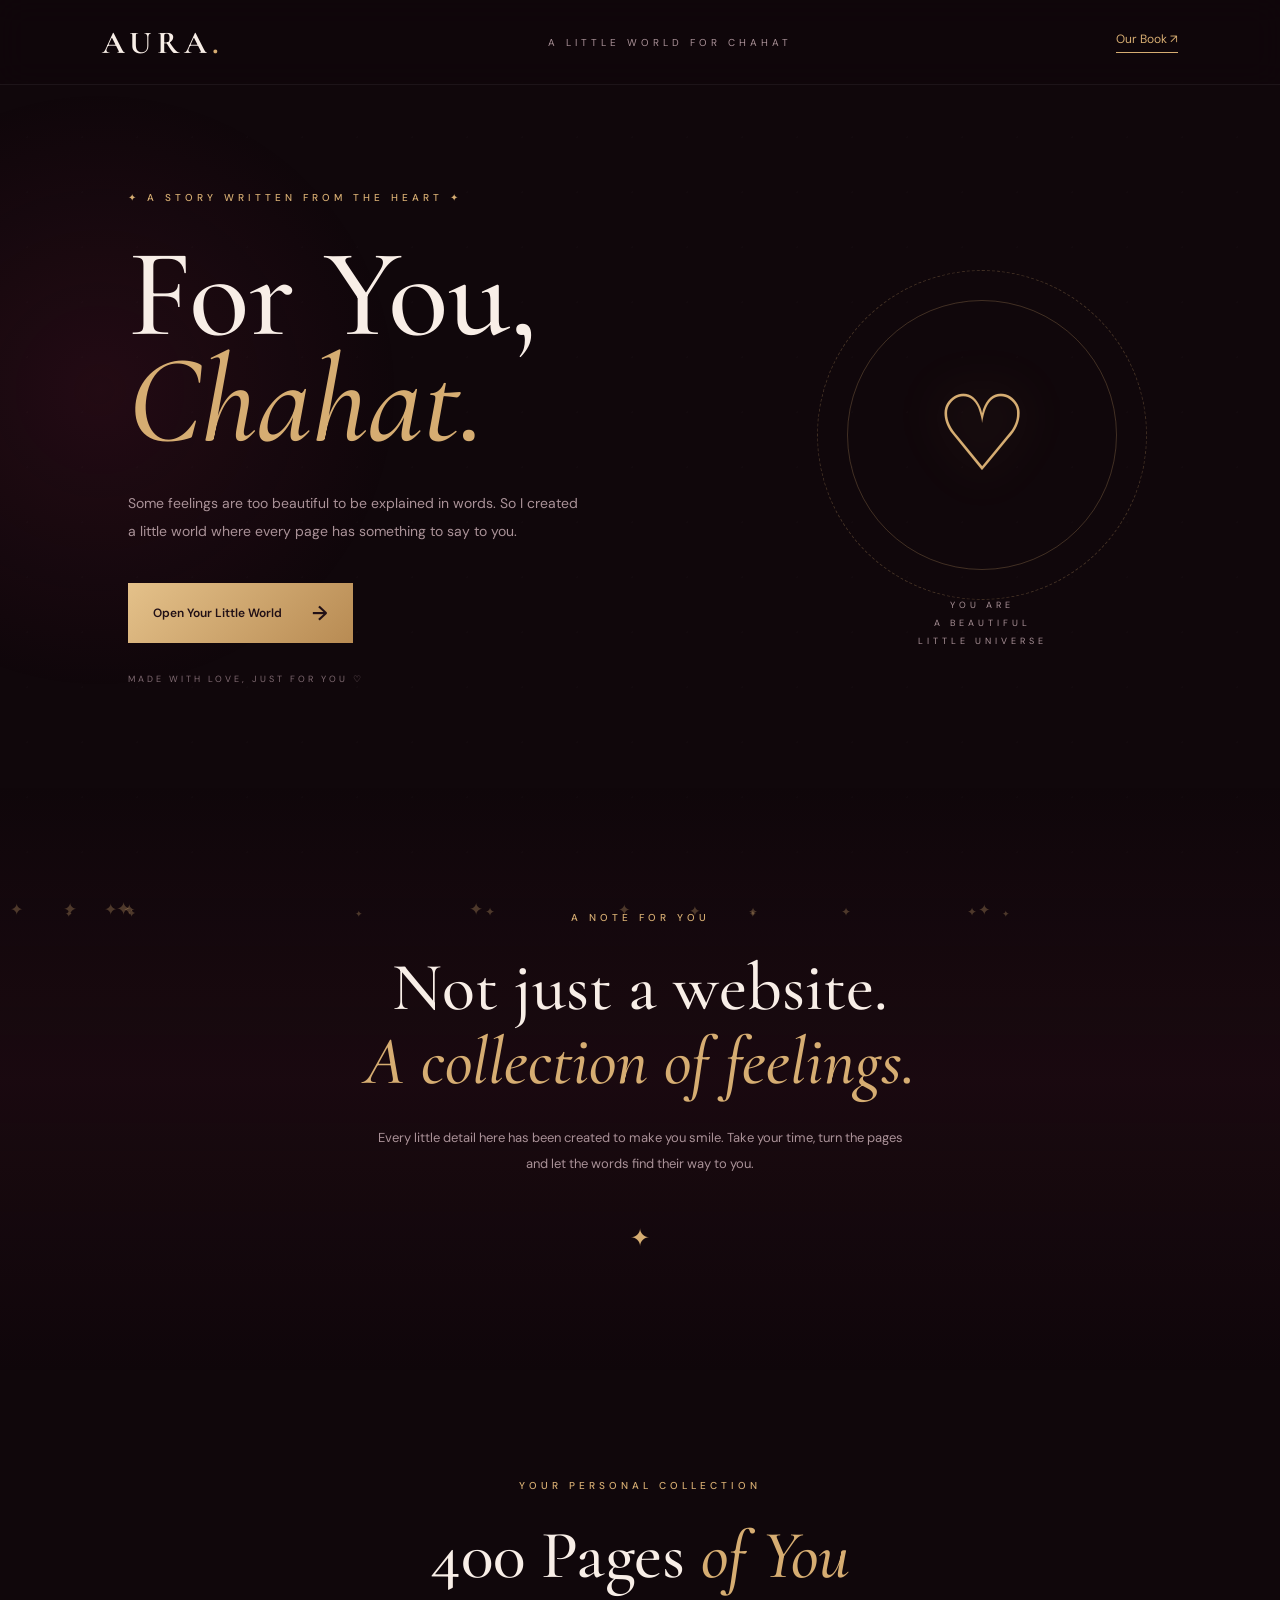
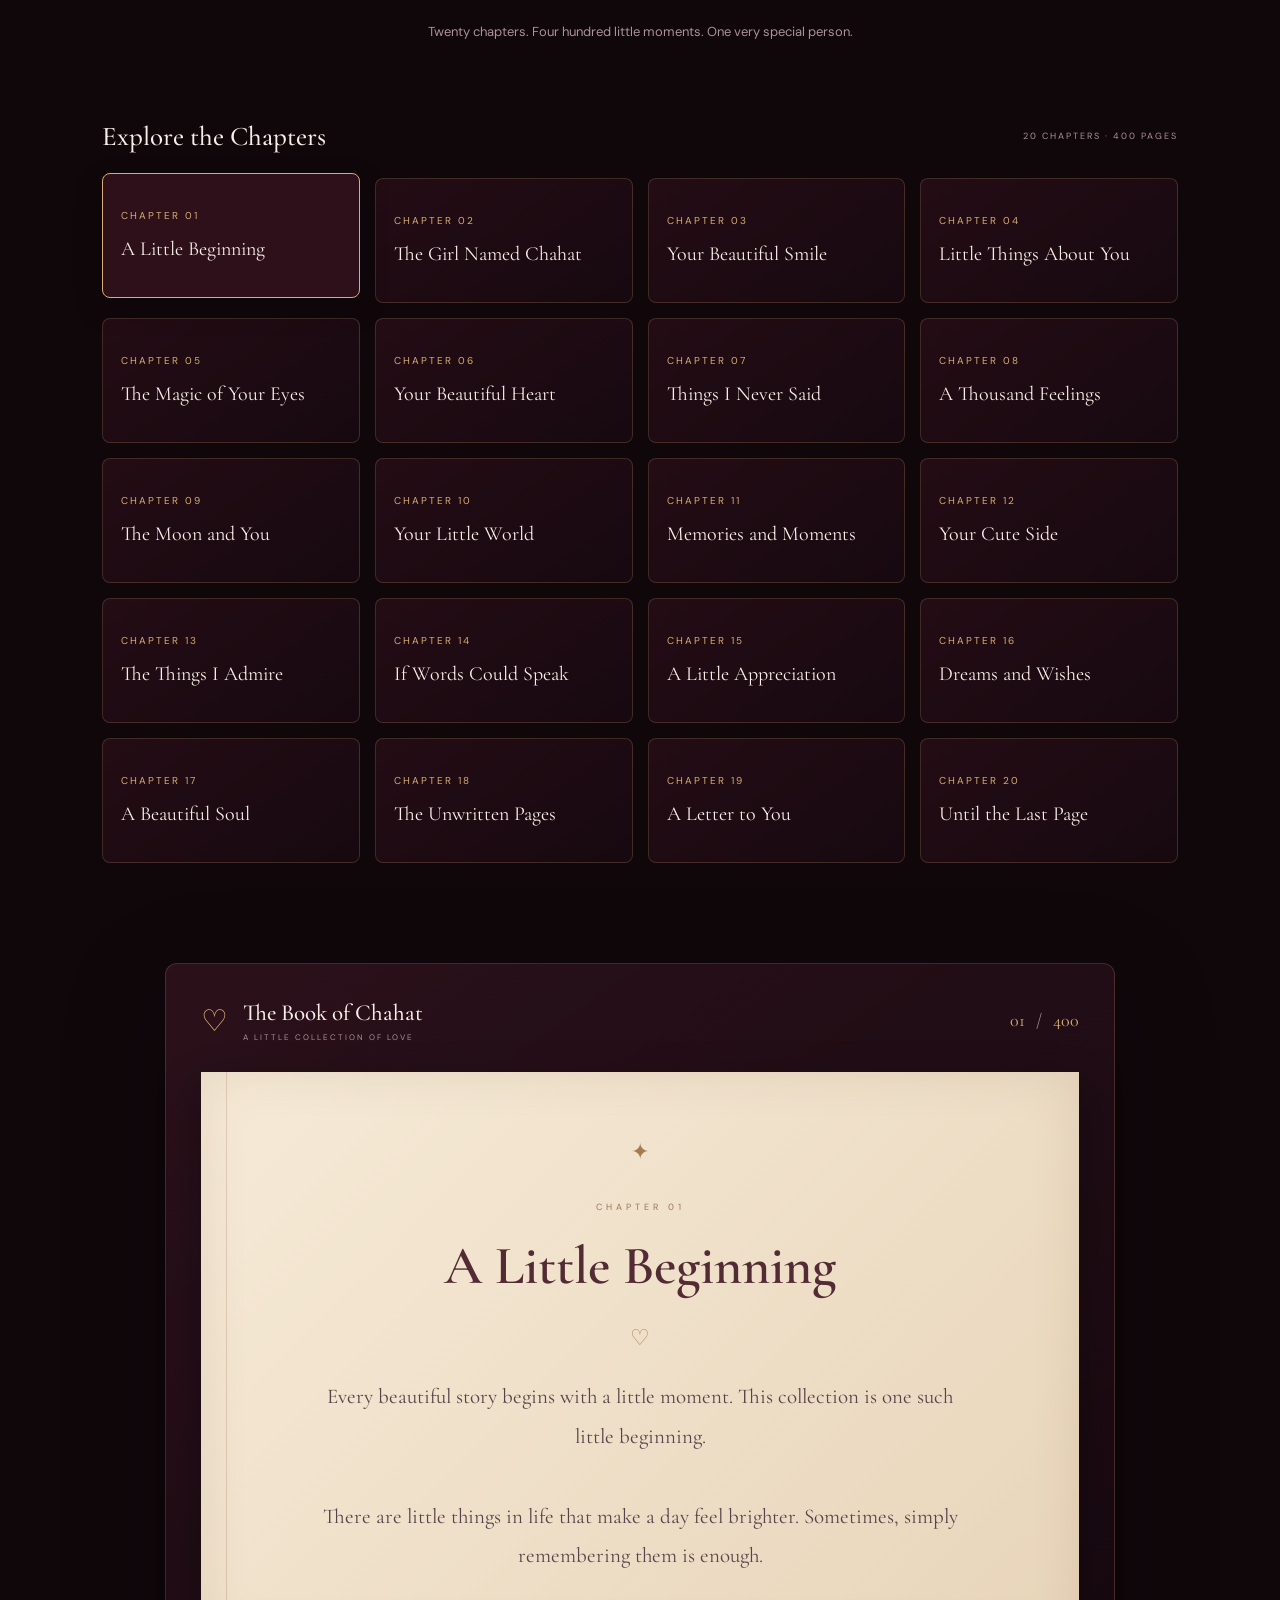
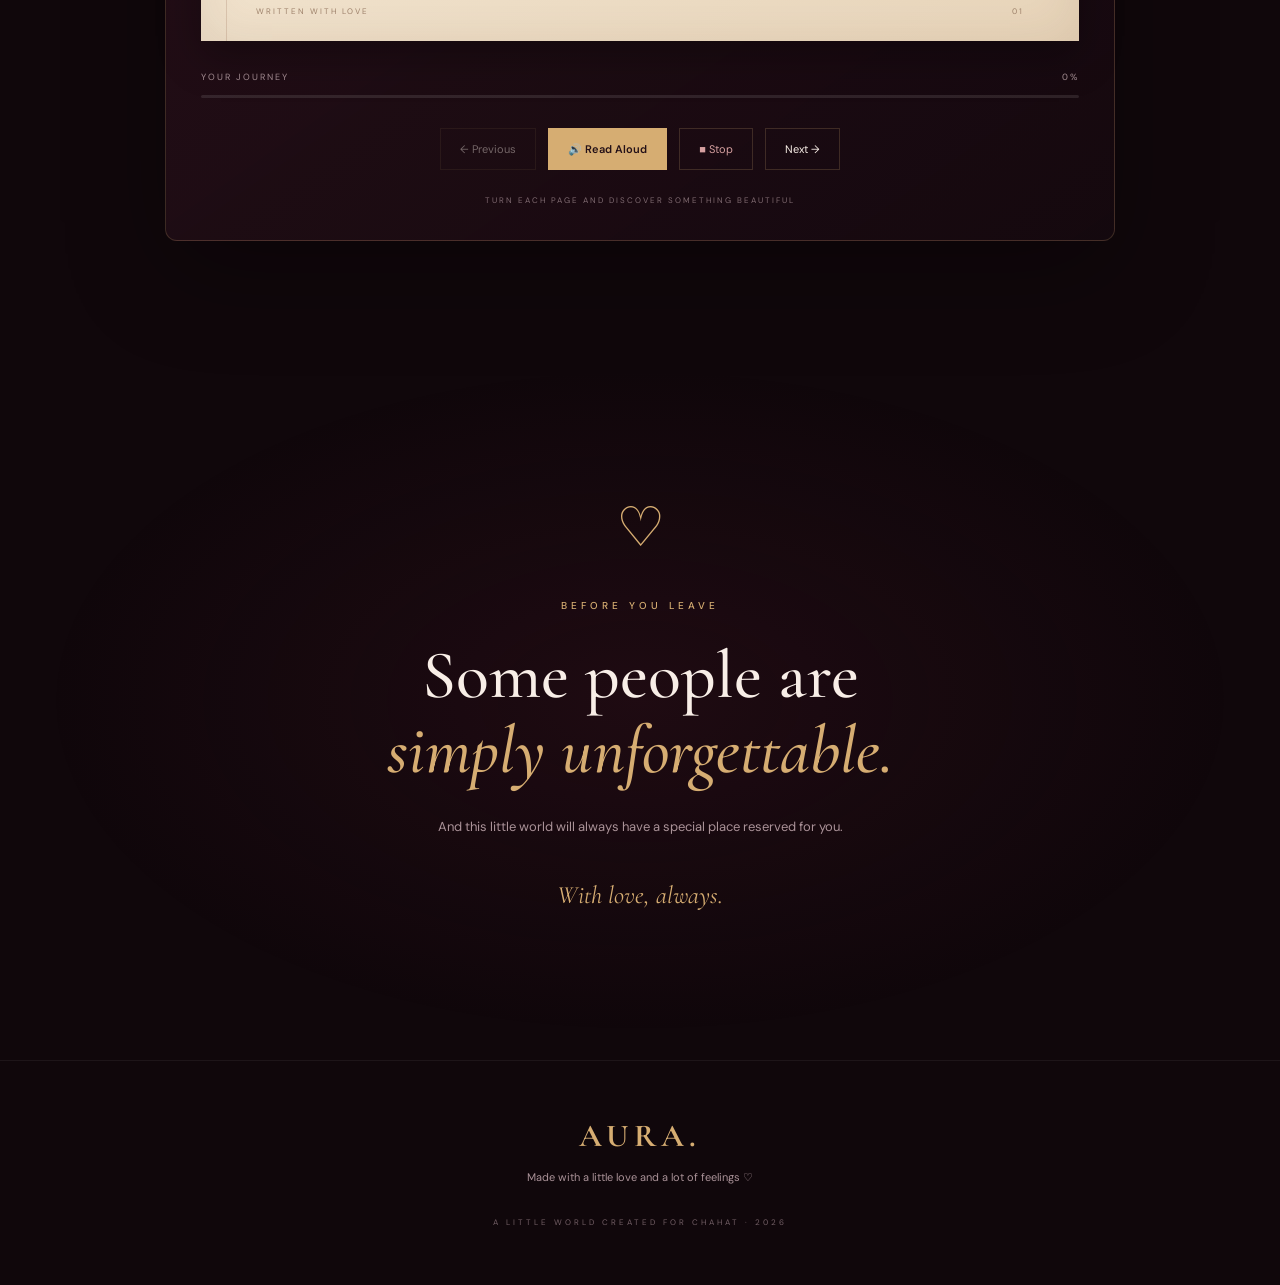
<file: iykyk/index.html>
<!DOCTYPE html>
<html lang="en">
<head>
    <meta charset="UTF-8">
    <meta name="viewport" content="width=device-width, initial-scale=1.0">
    <meta name="theme-color" content="#16070c">

    <title>Aura | A Little World for Chahat</title>

    <link rel="stylesheet" href="./style.css">

    <link rel="preconnect" href="https://fonts.googleapis.com">
    <link rel="preconnect" href="https://fonts.gstatic.com" crossorigin>

    <link href="https://fonts.googleapis.com/css2?family=Cormorant+Garamond:wght@400;500;600;700&family=DM+Sans:wght@300;400;500;600&display=swap" rel="stylesheet">
</head>

<body>

    <!-- Background Effects -->
    <div class="background-glow"></div>
    <div id="particles"></div>

    <!-- Navigation -->
    <nav class="navbar">
        <div class="logo">AURA<span>.</span></div>
        <div class="nav-label">A LITTLE WORLD FOR CHAHAT</div>
        <a href="#book" class="nav-link">Our Book ↗</a>
    </nav>

    <!-- Hero Section -->
    <main>

        <section class="hero">

            <div class="hero-content">

                <span class="eyebrow">
                    ✦ A STORY WRITTEN FROM THE HEART ✦
                </span>

                <h1>
                    For You,<br>
                    <span>Chahat.</span>
                </h1>

                <p class="hero-description">
                    Some feelings are too beautiful to be explained
                    in words. So I created a little world where
                    every page has something to say to you.
                </p>

                <a href="#book" class="primary-btn">
                    Open Your Little World
                    <span>→</span>
                </a>

                <div class="hero-note">
                    MADE WITH LOVE, JUST FOR YOU ♡
                </div>

            </div>

            <div class="hero-decoration">
                <div class="orbit orbit-one"></div>
                <div class="orbit orbit-two"></div>

                <div class="heart-symbol">♡</div>

                <div class="decoration-text">
                    YOU ARE<br>
                    A BEAUTIFUL<br>
                    LITTLE UNIVERSE
                </div>
            </div>

        </section>

        <!-- Introduction -->
        <section class="intro-section">

            <span class="section-tag">A NOTE FOR YOU</span>

            <h2>
                Not just a website.<br>
                <span>A collection of feelings.</span>
            </h2>

            <p>
                Every little detail here has been created
                to make you smile. Take your time, turn the
                pages and let the words find their way to you.
            </p>

            <div class="intro-divider">✦</div>

        </section>

        <!-- Book Section -->
        <section class="book-section" id="book">

            <div class="book-heading">

                <span class="section-tag">YOUR PERSONAL COLLECTION</span>

                <h2>
                    400 Pages <span>of You</span>
                </h2>

                <p>
                    Twenty chapters. Four hundred little moments.
                    One very special person.
                </p>

            </div>

            <!-- Chapter Selection -->
            <div class="chapter-area">

                <div class="chapter-header">
                    <h3>Explore the Chapters</h3>
                    <span>20 CHAPTERS · 400 PAGES</span>
                </div>

                <div class="chapter-grid" id="chapterGrid">
                    <!-- Chapters generated by JavaScript -->
                </div>

            </div>

            <!-- Book Reader -->
            <div class="reader-container">

                <div class="reader-top">

                    <div class="reader-title">
                        <span class="reader-icon">♡</span>
                        <div>
                            <h3>The Book of Chahat</h3>
                            <p>A LITTLE COLLECTION OF LOVE</p>
                        </div>
                    </div>

                    <div class="reader-counter">
                        <span id="pageNumber">01</span>
                        <span class="counter-divider">/</span>
                        <span id="totalPages">400</span>
                    </div>

                </div>

                <!-- Book Pages -->
                <div class="book-wrapper" id="bookWrapper">

                    <div class="book-page" id="bookPage">

                        <div class="page-decoration">
                            <span>✦</span>
                        </div>

                        <div class="page-chapter" id="pageChapter">
                            CHAPTER 01
                        </div>

                        <h2 class="page-title" id="pageTitle">
                            A Little Beginning
                        </h2>

                        <div class="page-divider">♡</div>

                        <div class="page-content" id="pageContent">
                            Every beautiful story begins somewhere...
                        </div>

                        <div class="page-footer">
                            <span>WRITTEN WITH LOVE</span>
                            <span id="pageFooterNumber">01</span>
                        </div>

                    </div>

                    <div class="page-turn-overlay" id="pageTurnOverlay"></div>

                </div>

                <!-- Reading Progress -->
                <div class="progress-container">

                    <div class="progress-info">
                        <span>YOUR JOURNEY</span>
                        <span id="progressPercent">0%</span>
                    </div>

                    <div class="progress-track">
                        <div class="progress-fill" id="progressFill"></div>
                    </div>

                </div>

                <!-- Reader Controls -->
                <div class="reader-controls">

                    <button class="control-btn" id="prevBtn">
                        ← Previous
                    </button>

                    <button class="read-btn" id="readAloudBtn">
                        <span>🔊</span>
                        Read Aloud
                    </button>

                    <button class="stop-btn" id="stopReadingBtn">
                        ■ Stop
                    </button>

                    <button class="control-btn next-btn" id="nextBtn">
                        Next →
                    </button>

                </div>

                <div class="reader-hint">
                    TURN EACH PAGE AND DISCOVER SOMETHING BEAUTIFUL
                </div>

            </div>

        </section>

        <!-- Final Message -->
        <section class="ending-section">

            <div class="ending-heart">♡</div>

            <span class="section-tag">BEFORE YOU LEAVE</span>

            <h2>
                Some people are<br>
                <span>simply unforgettable.</span>
            </h2>

            <p>
                And this little world will always have
                a special place reserved for you.
            </p>

            <div class="ending-signature">
                With love, always.
            </div>

        </section>

    </main>

    <!-- Footer -->
    <footer class="footer">

        <div class="footer-logo">AURA<span>.</span></div>

        <p>Made with a little love and a lot of feelings ♡</p>

        <span class="footer-bottom">
            A LITTLE WORLD CREATED FOR CHAHAT · 2026
        </span>

    </footer>

    <!-- JavaScript -->
    <script src="./script.js"></script>

</body>
</html>
</file>
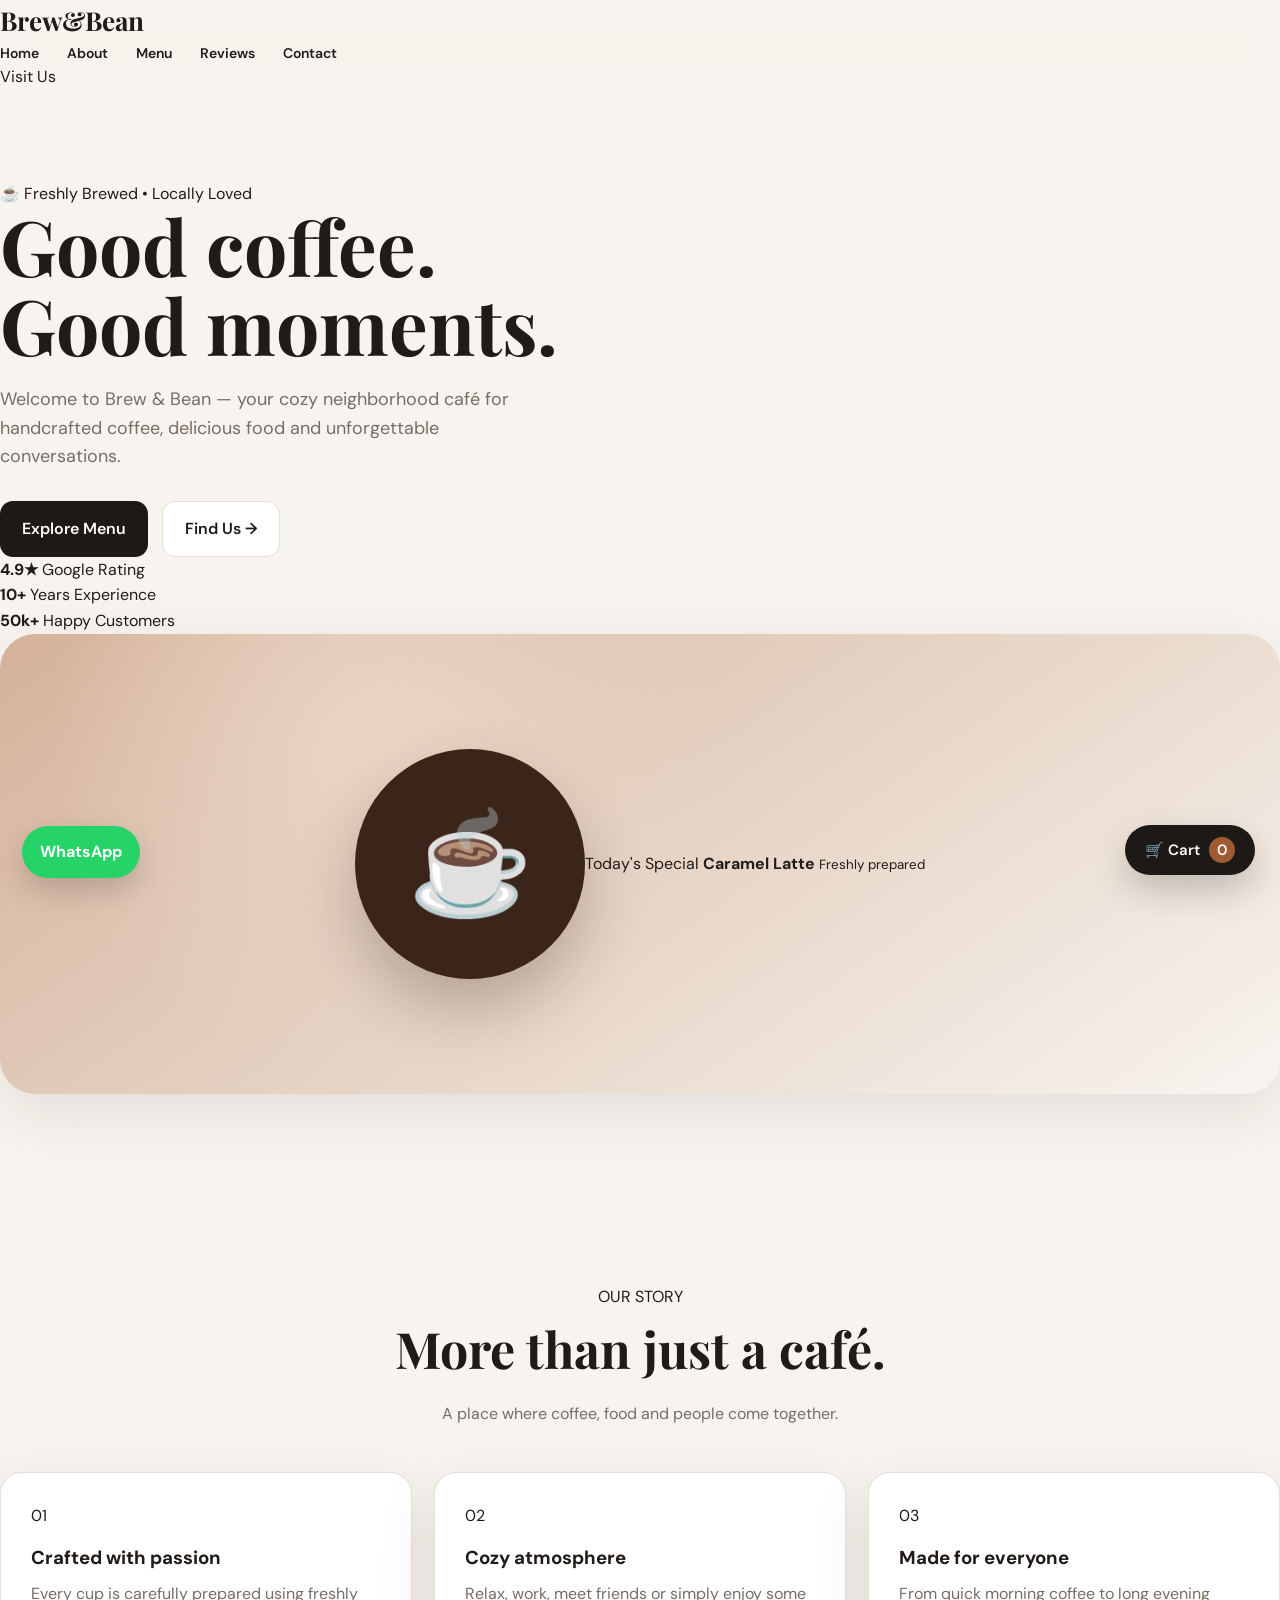
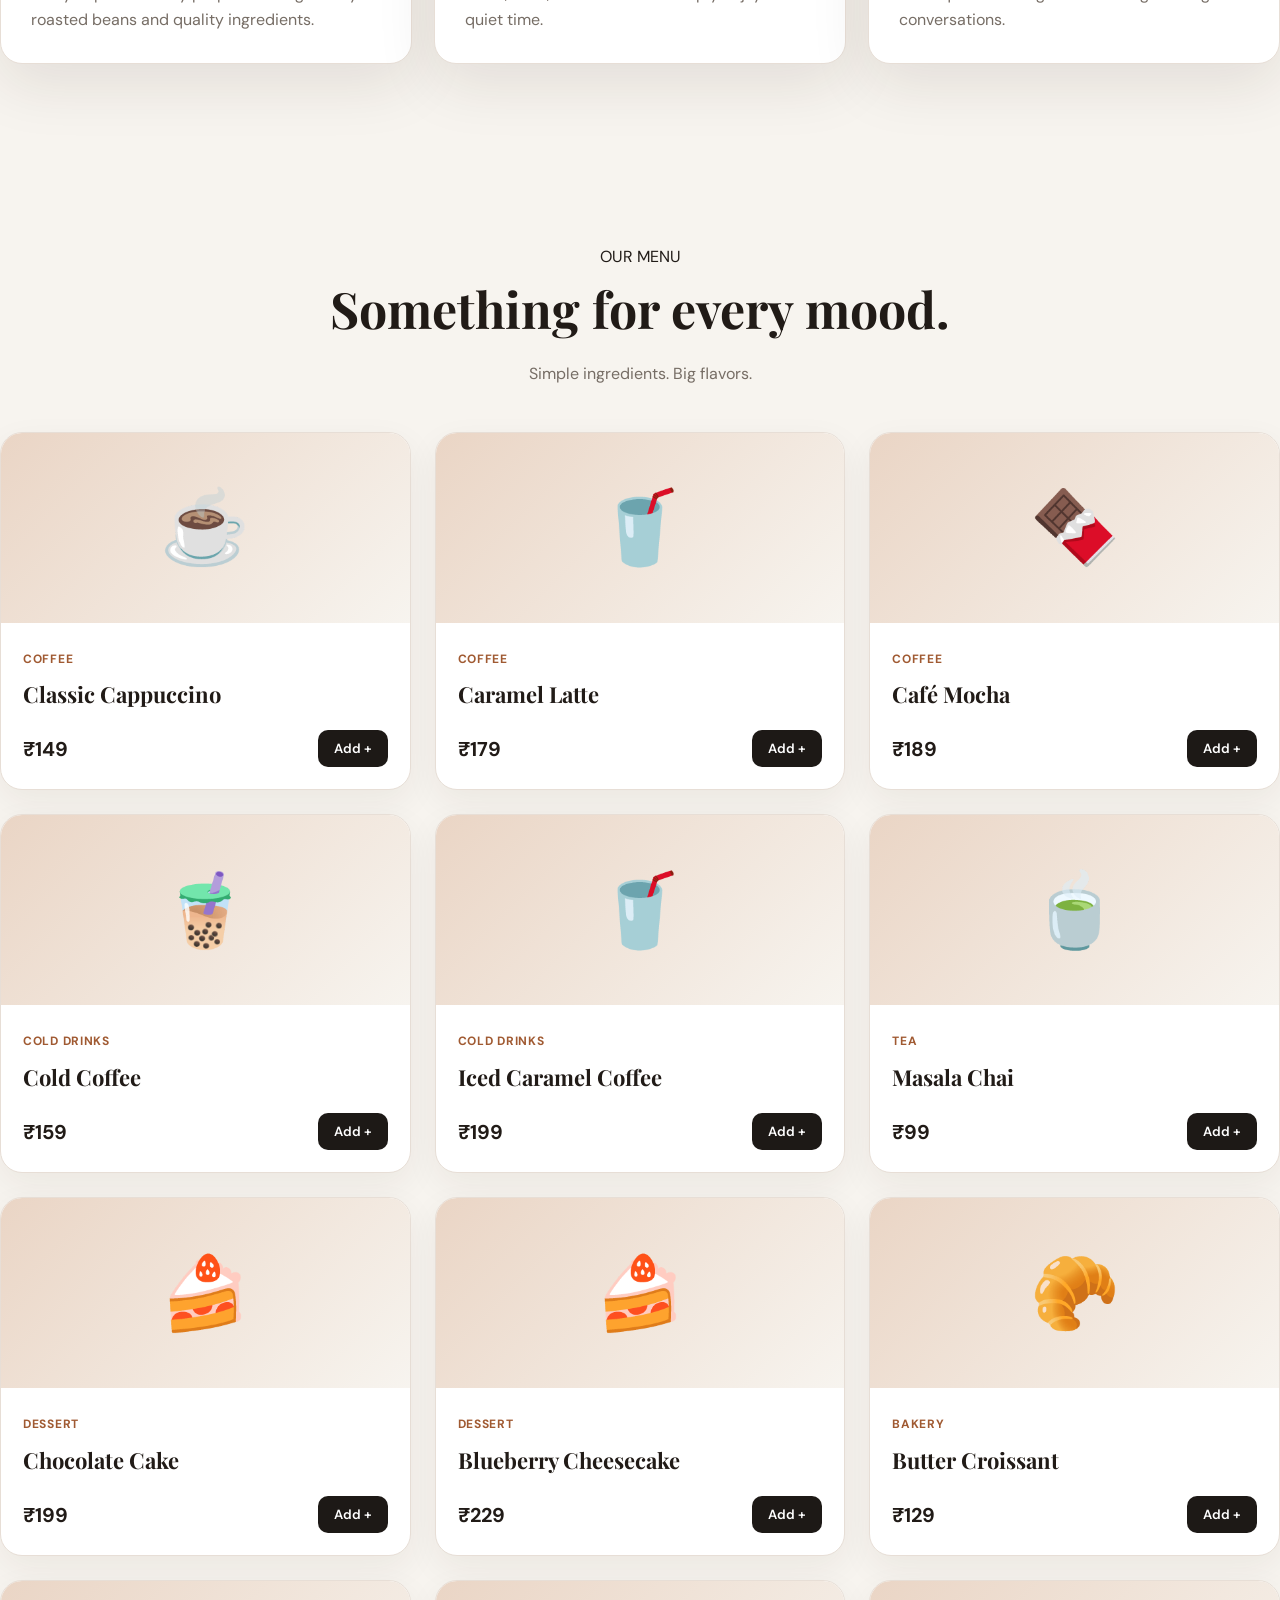
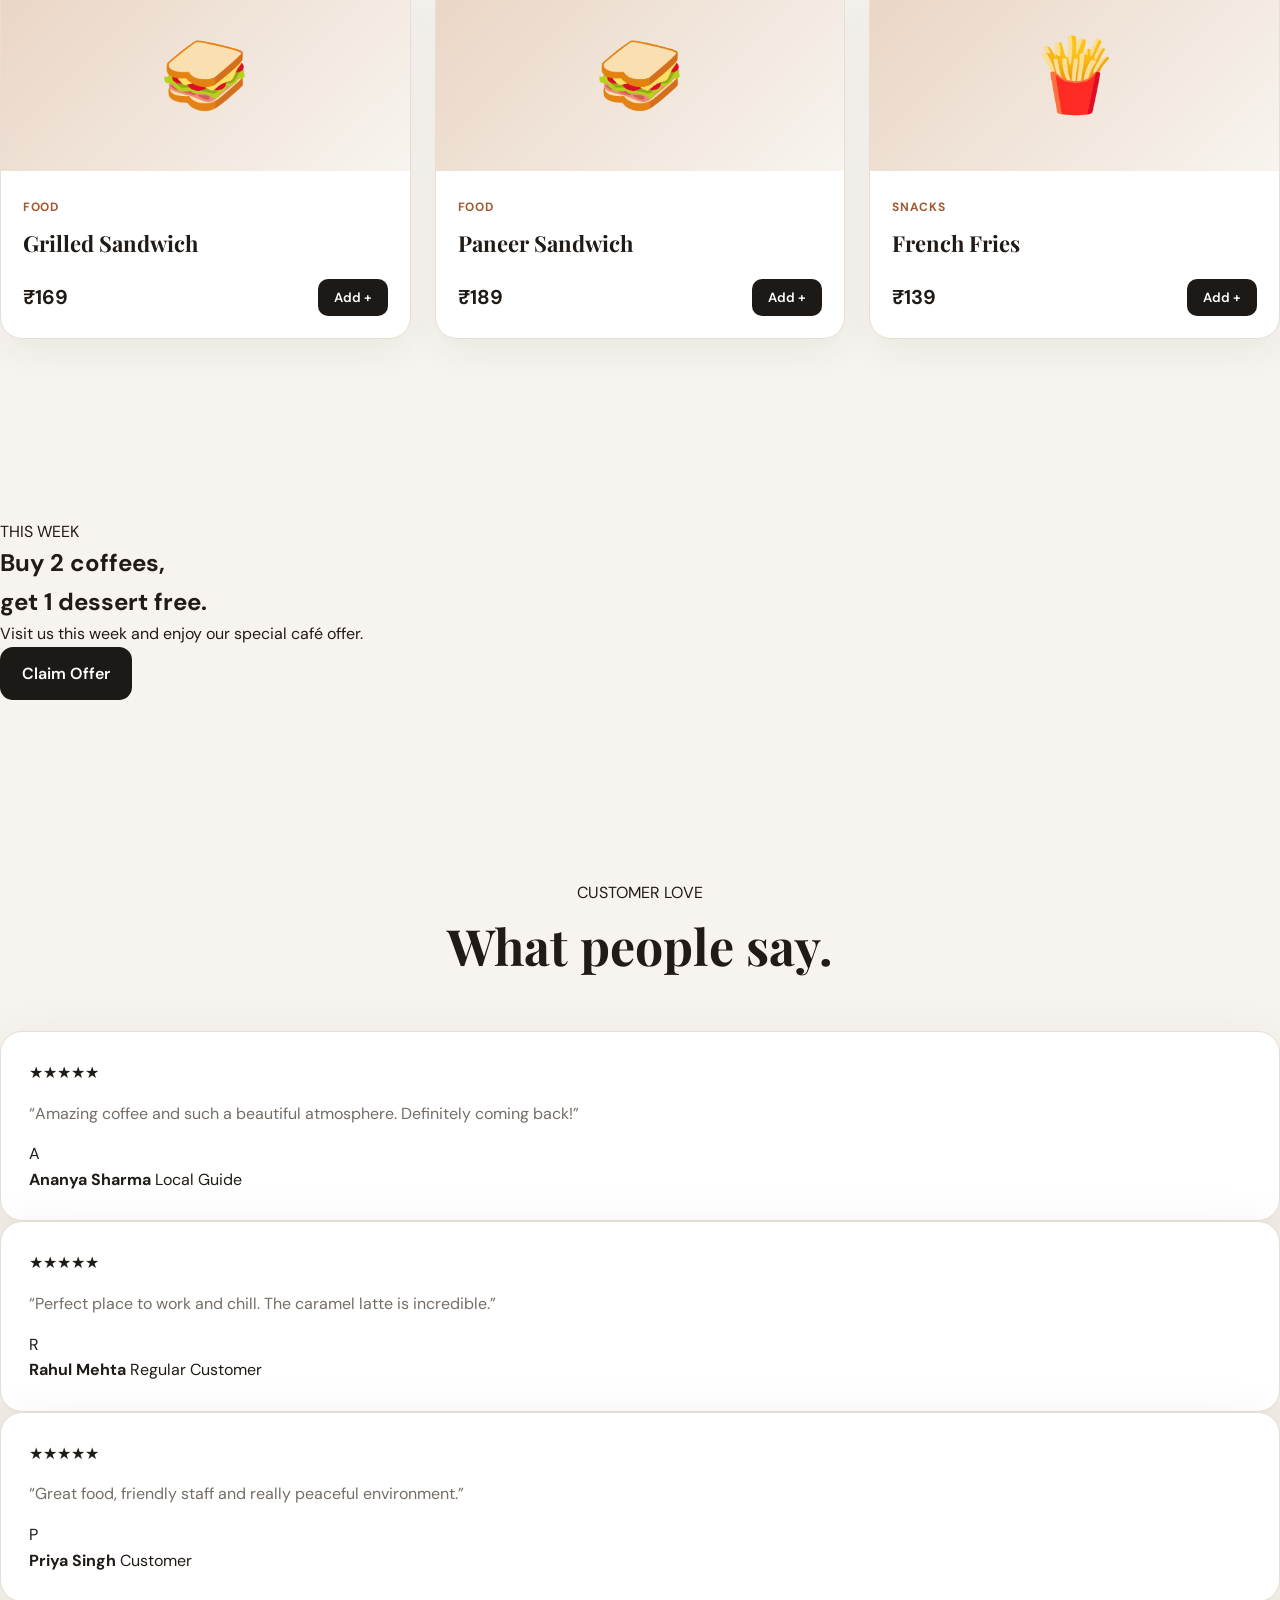
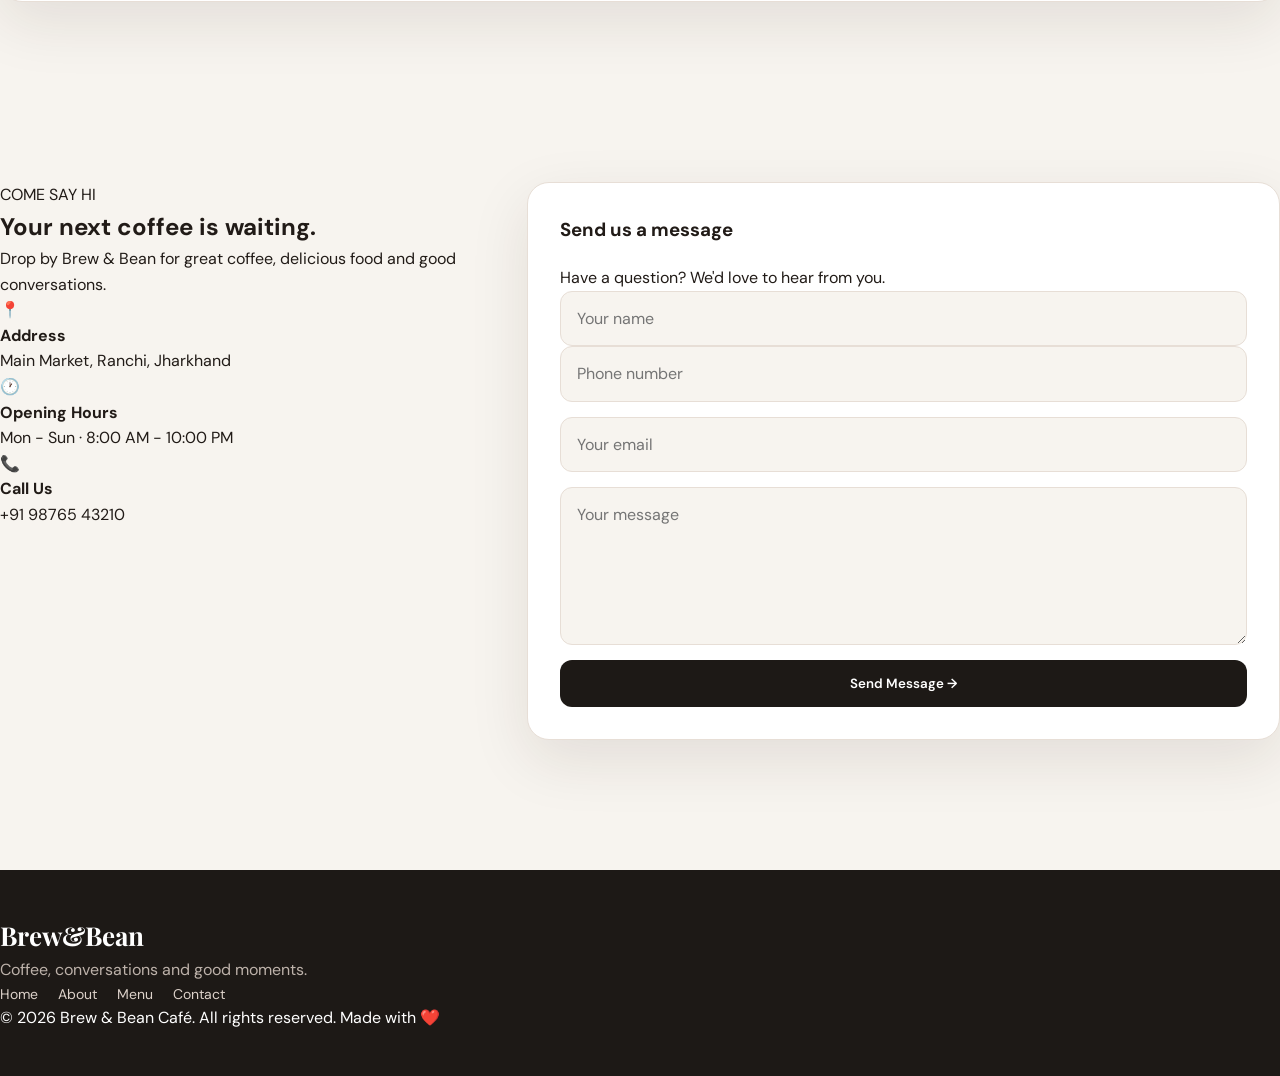
<file: premium business folder/index.html>
<!DOCTYPE html>
<html lang="en">
<head>
    <meta charset="UTF-8">
    <meta name="viewport" content="width=device-width, initial-scale=1.0">

    <title>Brew & Bean Café</title>

    <link rel="stylesheet" href="style.css">
</head>

<body>

    <!-- =========================
         NAVBAR
    ========================== -->

    <header class="navbar">

        <a href="#home" class="logo">
            Brew<span>&</span>Bean
        </a>

        <nav class="nav-links">
            <a href="#home">Home</a>
            <a href="#about">About</a>
            <a href="#menu">Menu</a>
            <a href="#reviews">Reviews</a>
            <a href="#contact">Contact</a>
        </nav>

        <a href="#contact" class="nav-btn">
            Visit Us
        </a>

        <button class="menu-btn" id="menuBtn">
            ☰
        </button>

    </header>


    <!-- =========================
         MOBILE MENU
    ========================== -->

    <div class="mobile-menu" id="mobileMenu">

        <a href="#home">Home</a>
        <a href="#about">About</a>
        <a href="#menu">Menu</a>
        <a href="#reviews">Reviews</a>
        <a href="#contact">Contact</a>

    </div>



    <!-- =========================
         HERO
    ========================== -->

    <main>

        <section id="home" class="hero">

            <div class="hero-content">

                <span class="eyebrow">
                    ☕ Freshly Brewed • Locally Loved
                </span>

                <h1>
                    Good coffee.
                    <br>
                    <span>Good moments.</span>
                </h1>

                <p>
                    Welcome to Brew & Bean — your cozy neighborhood
                    café for handcrafted coffee, delicious food and
                    unforgettable conversations.
                </p>

                <div class="hero-buttons">

                    <a href="#menu" class="primary-btn">
                        Explore Menu
                    </a>

                    <a href="#contact" class="secondary-btn">
                        Find Us →
                    </a>

                </div>


                <div class="hero-info">

                    <div>
                        <strong>4.9★</strong>
                        <span>Google Rating</span>
                    </div>

                    <div>
                        <strong>10+</strong>
                        <span>Years Experience</span>
                    </div>

                    <div>
                        <strong>50k+</strong>
                        <span>Happy Customers</span>
                    </div>

                </div>

            </div>


            <div class="hero-visual">

                <div class="coffee-circle">

                    <div class="coffee-cup">
                        ☕
                    </div>

                </div>

                <div class="floating-card">

                    <span>Today's Special</span>

                    <strong>
                        Caramel Latte
                    </strong>

                    <small>
                        Freshly prepared
                    </small>

                </div>

            </div>

        </section>



        <!-- =========================
             ABOUT
        ========================== -->

        <section id="about" class="section about">

            <div class="section-heading">

                <span class="eyebrow">
                    OUR STORY
                </span>

                <h2>
                    More than just a café.
                </h2>

                <p>
                    A place where coffee, food and people come together.
                </p>

            </div>


            <div class="about-grid">

                <div class="about-card large-card">

                    <span class="about-number">
                        01
                    </span>

                    <h3>
                        Crafted with passion
                    </h3>

                    <p>
                        Every cup is carefully prepared using
                        freshly roasted beans and quality ingredients.
                    </p>

                </div>


                <div class="about-card">

                    <span class="about-number">
                        02
                    </span>

                    <h3>
                        Cozy atmosphere
                    </h3>

                    <p>
                        Relax, work, meet friends or simply
                        enjoy some quiet time.
                    </p>

                </div>


                <div class="about-card">

                    <span class="about-number">
                        03
                    </span>

                    <h3>
                        Made for everyone
                    </h3>

                    <p>
                        From quick morning coffee to long evening
                        conversations.
                    </p>

                </div>

            </div>

        </section>



        <!-- =========================
             MENU
        ========================== -->

        <section id="menu" class="section menu-section">

            <div class="section-heading">

                <span class="eyebrow">
                    OUR MENU
                </span>

                <h2>
                    Something for every mood.
                </h2>

                <p>
                    Simple ingredients. Big flavors.
                </p>

            </div>


            <div class="menu-grid">

                <article class="menu-card">

                    <div class="menu-icon">
                        ☕
                    </div>

                    <div>

                        <h3>
                            Classic Cappuccino
                        </h3>

                        <p>
                            Rich espresso with creamy steamed milk.
                        </p>

                    </div>

                    <strong>
                        ₹149
                    </strong>

                </article>


                <article class="menu-card featured">

                    <div class="menu-icon">
                        🥤
                    </div>

                    <div>

                        <h3>
                            Caramel Latte
                        </h3>

                        <p>
                            Smooth latte with our signature caramel.
                        </p>

                    </div>

                    <strong>
                        ₹179
                    </strong>

                </article>


                <article class="menu-card">

                    <div class="menu-icon">
                        🍰
                    </div>

                    <div>

                        <h3>
                            Chocolate Cake
                        </h3>

                        <p>
                            Soft chocolate cake with rich cream.
                        </p>

                    </div>

                    <strong>
                        ₹199
                    </strong>

                </article>


                <article class="menu-card">

                    <div class="menu-icon">
                        🥪
                    </div>

                    <div>

                        <h3>
                            Grilled Sandwich
                        </h3>

                        <p>
                            Crispy grilled sandwich with fresh fillings.
                        </p>

                    </div>

                    <strong>
                        ₹169
                    </strong>

                </article>


                <article class="menu-card">

                    <div class="menu-icon">
                        🍵
                    </div>

                    <div>

                        <h3>
                            Masala Chai
                        </h3>

                        <p>
                            Aromatic Indian tea with traditional spices.
                        </p>

                    </div>

                    <strong>
                        ₹99
                    </strong>

                </article>


                <article class="menu-card">

                    <div class="menu-icon">
                        🥐
                    </div>

                    <div>

                        <h3>
                            Butter Croissant
                        </h3>

                        <p>
                            Freshly baked, flaky and buttery.
                        </p>

                    </div>

                    <strong>
                        ₹129
                    </strong>

                </article>

            </div>

        </section>



        <!-- =========================
             SPECIAL OFFER
        ========================== -->

        <section class="offer-section">

            <div class="offer-content">

                <span class="eyebrow">
                    THIS WEEK
                </span>

                <h2>
                    Buy 2 coffees,
                    <br>
                    get 1 dessert free.
                </h2>

                <p>
                    Visit us this week and enjoy our special
                    café offer.
                </p>

                <a href="#contact" class="primary-btn">
                    Claim Offer
                </a>

            </div>

        </section>



        <!-- =========================
             REVIEWS
        ========================== -->

        <section id="reviews" class="section reviews-section">

            <div class="section-heading">

                <span class="eyebrow">
                    CUSTOMER LOVE
                </span>

                <h2>
                    What people say.
                </h2>

            </div>


            <div class="reviews-grid">

                <article class="review-card">

                    <div class="stars">
                        ★★★★★
                    </div>

                    <p>
                        “Amazing coffee and such a beautiful
                        atmosphere. Definitely coming back!”
                    </p>

                    <div class="review-user">

                        <div class="avatar">
                            A
                        </div>

                        <div>
                            <strong>
                                Ananya Sharma
                            </strong>

                            <span>
                                Local Guide
                            </span>
                        </div>

                    </div>

                </article>


                <article class="review-card">

                    <div class="stars">
                        ★★★★★
                    </div>

                    <p>
                        “Perfect place to work and chill.
                        The caramel latte is incredible.”
                    </p>

                    <div class="review-user">

                        <div class="avatar">
                            R
                        </div>

                        <div>
                            <strong>
                                Rahul Mehta
                            </strong>

                            <span>
                                Regular Customer
                            </span>

                        </div>

                    </div>

                </article>


                <article class="review-card">

                    <div class="stars">
                        ★★★★★
                    </div>

                    <p>
                        “Great food, friendly staff and
                        really peaceful environment.”
                    </p>

                    <div class="review-user">

                        <div class="avatar">
                            P
                        </div>

                        <div>
                            <strong>
                                Priya Singh
                            </strong>

                            <span>
                                Customer
                            </span>

                        </div>

                    </div>

                </article>

            </div>

        </section>



        <!-- =========================
             CONTACT
        ========================== -->

        <section id="contact" class="section contact-section">

            <div class="contact-grid">

                <div class="contact-content">

                    <span class="eyebrow">
                        COME SAY HI
                    </span>

                    <h2>
                        Your next coffee
                        is waiting.
                    </h2>

                    <p>
                        Drop by Brew & Bean for great coffee,
                        delicious food and good conversations.
                    </p>


                    <div class="contact-details">

                        <div class="contact-item">

                            <span>
                                📍
                            </span>

                            <div>

                                <strong>
                                    Address
                                </strong>

                                <p>
                                    Main Market, Ranchi,
                                    Jharkhand
                                </p>

                            </div>

                        </div>


                        <div class="contact-item">

                            <span>
                                🕐
                            </span>

                            <div>

                                <strong>
                                    Opening Hours
                                </strong>

                                <p>
                                    Mon - Sun · 8:00 AM - 10:00 PM
                                </p>

                            </div>

                        </div>


                        <div class="contact-item">

                            <span>
                                📞
                            </span>

                            <div>

                                <strong>
                                    Call Us
                                </strong>

                                <p>
                                    +91 98765 43210
                                </p>

                            </div>

                        </div>

                    </div>

                </div>


                <div class="contact-card">

                    <h3>
                        Send us a message
                    </h3>

                    <p>
                        Have a question? We'd love to hear from you.
                    </p>


                    <form id="contactForm">

                        <div class="form-row">

                            <input
                                type="text"
                                id="name"
                                placeholder="Your name"
                                required
                            >

                            <input
                                type="tel"
                                id="phone"
                                placeholder="Phone number"
                                required
                            >

                        </div>


                        <input
                            type="email"
                            id="email"
                            placeholder="Your email"
                            required
                        >


                        <textarea
                            id="message"
                            rows="5"
                            placeholder="Your message"
                            required
                        ></textarea>


                        <button
                            type="submit"
                            class="primary-btn full-btn"
                        >
                            Send Message →
                        </button>

                    </form>

                </div>

            </div>

        </section>

    </main>



    <!-- =========================
         FOOTER
    ========================== -->

    <footer class="footer">

        <div class="footer-main">

            <div>

                <a href="#home" class="logo">
                    Brew<span>&</span>Bean
                </a>

                <p>
                    Coffee, conversations and good moments.
                </p>

            </div>


            <div class="footer-links">

                <a href="#home">Home</a>
                <a href="#about">About</a>
                <a href="#menu">Menu</a>
                <a href="#contact">Contact</a>

            </div>

        </div>


        <div class="footer-bottom">

            <span>
                © 2026 Brew & Bean Café. All rights reserved.
            </span>

            <span>
                Made with ❤️
            </span>

        </div>

    </footer>



    <!-- =========================
         WHATSAPP BUTTON
    ========================== -->

    <a
        href="https://wa.me/919876543210"
        class="whatsapp-btn"
        target="_blank"
        rel="noopener"
        aria-label="Chat on WhatsApp"
    >
        WhatsApp
    </a>



    <script src="script.js"></script>

</body>
</html>
</file>
<file: iykyk/style.css>
@import url('https://fonts.googleapis.com/css2?family=Cormorant+Garamond:wght@400;500;600;700&family=DM+Sans:wght@300;400;500;600&display=swap');

:root {
    --bg: #10070b;
    --bg-light: #1b0b12;
    --wine: #4b1728;
    --gold: #d6ad72;
    --gold-light: #f2d7a5;
    --text: #f8eee7;
    --muted: #aa9298;
    --border: rgba(214,173,114,0.2);
}

* {
    margin: 0;
    padding: 0;
    box-sizing: border-box;
}

html {
    scroll-behavior: smooth;
}

body {
    background: var(--bg);
    color: var(--text);
    font-family: 'DM Sans', sans-serif;
    overflow-x: hidden;
}

a {
    text-decoration: none;
    color: inherit;
}

button {
    font-family: inherit;
}

/* BACKGROUND */

.background-glow {
    position: fixed;
    width: 600px;
    height: 600px;
    background: radial-gradient(circle, rgba(112,28,57,0.2), transparent 70%);
    top: 10%;
    left: -200px;
    pointer-events: none;
    z-index: -1;
}

body::before {
    content: "";
    position: fixed;
    inset: 0;
    background-image: radial-gradient(rgba(255,255,255,0.12) 1px, transparent 1px);
    background-size: 55px 55px;
    opacity: 0.12;
    pointer-events: none;
    z-index: -1;
}

/* NAVBAR */

.navbar {
    height: 85px;
    padding: 0 8%;
    display: flex;
    justify-content: space-between;
    align-items: center;
    border-bottom: 1px solid rgba(255,255,255,0.06);
    position: relative;
    z-index: 10;
    background: rgba(16,7,11,0.7);
    backdrop-filter: blur(15px);
}

.logo,
.footer-logo {
    font-family: 'Cormorant Garamond', serif;
    font-size: 32px;
    font-weight: 700;
    letter-spacing: 5px;
}

.logo span,
.footer-logo span {
    color: var(--gold);
}

.nav-label {
    color: var(--muted);
    font-size: 10px;
    letter-spacing: 4px;
}

.nav-link {
    color: var(--gold);
    font-size: 12px;
    border-bottom: 1px solid var(--gold);
    padding-bottom: 5px;
}

/* HERO */

.hero {
    min-height: 690px;
    padding: 100px 10%;
    display: flex;
    justify-content: space-between;
    align-items: center;
    position: relative;
    gap: 40px;
}

.hero-content {
    max-width: 650px;
    animation: fadeUp 1s ease both;
}

.eyebrow,
.section-tag {
    color: var(--gold);
    font-size: 10px;
    letter-spacing: 4px;
    font-weight: 500;
}

.hero h1 {
    font-family: 'Cormorant Garamond', serif;
    font-size: clamp(70px, 10vw, 125px);
    line-height: 0.85;
    font-weight: 500;
    margin: 35px 0;
}

.hero h1 span {
    color: var(--gold);
    font-style: italic;
}

.hero-description {
    max-width: 460px;
    color: var(--muted);
    line-height: 2;
    font-size: 14px;
}

.primary-btn {
    margin-top: 38px;
    display: inline-flex;
    align-items: center;
    gap: 30px;
    padding: 17px 25px;
    background: linear-gradient(135deg, #e4c18a, #b88b53);
    color: #211016;
    font-size: 12px;
    font-weight: 600;
    transition: 0.35s;
}

.primary-btn:hover {
    transform: translateY(-5px);
    box-shadow: 0 10px 35px rgba(214,173,114,0.2);
}

.primary-btn span {
    font-size: 20px;
}

.hero-note {
    margin-top: 30px;
    color: #806b72;
    font-size: 9px;
    letter-spacing: 3px;
}

/* HERO DECORATION */

.hero-decoration {
    width: 340px;
    height: 340px;
    display: grid;
    place-items: center;
    position: relative;
    flex-shrink: 0;
}

.orbit {
    position: absolute;
    border: 1px solid rgba(214,173,114,0.25);
    border-radius: 50%;
}

.orbit-one {
    width: 270px;
    height: 270px;
    animation: rotate 20s linear infinite;
}

.orbit-two {
    width: 330px;
    height: 330px;
    border-style: dashed;
    animation: rotate 35s linear infinite reverse;
}

.heart-symbol {
    font-size: 105px;
    color: var(--gold);
    text-shadow: 0 0 50px rgba(214,173,114,0.4);
    animation: heartbeat 3s ease-in-out infinite;
}

.decoration-text {
    position: absolute;
    bottom: -45px;
    text-align: center;
    color: var(--muted);
    font-size: 9px;
    letter-spacing: 4px;
    line-height: 2;
}

/* INTRO */

.intro-section {
    padding: 120px 20px;
    text-align: center;
    background: linear-gradient(180deg, transparent, rgba(75,23,40,0.17), transparent);
}

.intro-section h2,
.book-heading h2,
.ending-section h2 {
    font-family: 'Cormorant Garamond', serif;
    font-size: clamp(42px, 6vw, 68px);
    font-weight: 500;
    line-height: 1.1;
    margin: 25px 0;
}

.intro-section h2 span,
.book-heading h2 span,
.ending-section h2 span {
    color: var(--gold);
    font-style: italic;
}

.intro-section p,
.book-heading p,
.ending-section p {
    max-width: 540px;
    margin: auto;
    color: var(--muted);
    line-height: 2;
    font-size: 13px;
}

.intro-divider {
    color: var(--gold);
    margin-top: 45px;
    font-size: 24px;
}

/* BOOK SECTION */

.book-section {
    padding: 100px 8%;
}

.book-heading {
    text-align: center;
    margin-bottom: 75px;
}

.chapter-area {
    max-width: 1100px;
    margin: auto;
}

.chapter-header {
    display: flex;
    justify-content: space-between;
    align-items: center;
    margin-bottom: 25px;
}

.chapter-header h3 {
    font-family: 'Cormorant Garamond', serif;
    font-size: 27px;
    font-weight: 500;
}

.chapter-header span {
    color: var(--muted);
    font-size: 9px;
    letter-spacing: 2px;
}

.chapter-grid {
    display: grid;
    grid-template-columns: repeat(4, 1fr);
    gap: 15px;
}

.chapter-card {
    background: linear-gradient(145deg, rgba(75,23,40,0.35), rgba(25,10,17,0.8));
    border: 1px solid var(--border);
    border-radius: 8px;
    padding: 24px 18px;
    min-height: 125px;
    cursor: pointer;
    transition: 0.35s;
    color: var(--text);
    text-align: left;
}

.chapter-card:hover,
.chapter-card.active {
    border-color: var(--gold);
    background: rgba(103,36,58,0.35);
    transform: translateY(-5px);
    box-shadow: 0 10px 30px rgba(0,0,0,0.2);
}

.chapter-card .chapter-number {
    display: block;
    color: var(--gold);
    font-size: 10px;
    letter-spacing: 2px;
    margin-bottom: 15px;
}

.chapter-card .chapter-name {
    font-family: 'Cormorant Garamond', serif;
    font-size: 20px;
}

/* READER */

.reader-container {
    max-width: 950px;
    margin: 100px auto 0;
    padding: 35px;
    background: linear-gradient(145deg, rgba(57,22,35,0.65), rgba(21,9,15,0.95));
    border: 1px solid var(--border);
    border-radius: 12px;
    box-shadow: 0 30px 100px rgba(0,0,0,0.3);
}

.reader-top {
    display: flex;
    justify-content: space-between;
    align-items: center;
    margin-bottom: 30px;
}

.reader-title {
    display: flex;
    align-items: center;
    gap: 15px;
}

.reader-icon {
    font-size: 30px;
    color: var(--gold);
}

.reader-title h3 {
    font-family: 'Cormorant Garamond', serif;
    font-size: 23px;
    font-weight: 500;
}

.reader-title p {
    font-size: 8px;
    letter-spacing: 2px;
    color: var(--muted);
    margin-top: 5px;
}

.reader-counter {
    color: var(--gold);
    font-size: 18px;
    font-family: 'Cormorant Garamond', serif;
}

.counter-divider {
    color: var(--muted);
    padding: 0 7px;
}

/* BOOK PAGE */

.book-wrapper {
    position: relative;
    perspective: 1200px;
}

.book-page {
    min-height: 480px;
    padding: 65px 75px;
    background: linear-gradient(135deg, #f6ead7, #e8d5ba);
    color: #38232a;
    position: relative;
    overflow: hidden;
    box-shadow: inset 0 0 50px rgba(85,45,28,0.1), 0 15px 40px rgba(0,0,0,0.3);
    transform-origin: left center;
}

.book-page::before {
    content: "";
    position: absolute;
    top: 0;
    bottom: 0;
    left: 25px;
    width: 1px;
    background: rgba(135,87,63,0.2);
}

.page-decoration {
    text-align: center;
    font-size: 22px;
    color: #a77b50;
    margin-bottom: 35px;
}

.page-chapter {
    text-align: center;
    font-size: 9px;
    letter-spacing: 4px;
    color: #9d7756;
    margin-bottom: 20px;
}

.page-title {
    font-family: 'Cormorant Garamond', serif;
    text-align: center;
    font-size: clamp(35px, 5vw, 54px);
    font-weight: 600;
    color: #532b35;
    margin-bottom: 15px;
}

.page-divider {
    text-align: center;
    color: #b58b62;
    font-size: 22px;
    margin: 25px 0;
}

.page-content {
    font-family: 'Cormorant Garamond', serif;
    font-size: 21px;
    line-height: 1.9;
    color: #59434a;
    max-width: 650px;
    margin: auto;
    text-align: center;
    white-space: pre-line;
}

.page-footer {
    position: absolute;
    bottom: 25px;
    left: 55px;
    right: 55px;
    display: flex;
    justify-content: space-between;
    font-size: 8px;
    letter-spacing: 2px;
    color: #9d806a;
}

/* PAGE ANIMATION */

.book-page.turn-next {
    animation: turnNext 0.65s ease;
}

.book-page.turn-prev {
    animation: turnPrev 0.65s ease;
}

.page-turn-overlay {
    position: absolute;
    inset: 0;
    pointer-events: none;
}

/* PROGRESS */

.progress-container {
    margin-top: 30px;
}

.progress-info {
    display: flex;
    justify-content: space-between;
    font-size: 9px;
    letter-spacing: 2px;
    color: var(--muted);
    margin-bottom: 12px;
}

.progress-track {
    height: 3px;
    background: rgba(255,255,255,0.1);
    border-radius: 10px;
    overflow: hidden;
}

.progress-fill {
    height: 100%;
    width: 0%;
    background: linear-gradient(90deg, #a66b45, var(--gold-light));
    transition: width 0.5s ease;
}

/* CONTROLS */

.reader-controls {
    display: flex;
    justify-content: center;
    align-items: center;
    gap: 12px;
    margin-top: 30px;
    flex-wrap: wrap;
}

.control-btn,
.read-btn,
.stop-btn {
    padding: 13px 19px;
    border: 1px solid var(--border);
    background: transparent;
    color: var(--text);
    font-size: 11px;
    cursor: pointer;
    transition: 0.3s;
}

.control-btn:hover,
.stop-btn:hover {
    border-color: var(--gold);
    color: var(--gold);
}

.read-btn {
    background: var(--gold);
    color: #241118;
    border-color: var(--gold);
    font-weight: 600;
}

.read-btn:hover {
    background: var(--gold-light);
    transform: translateY(-3px);
}

.stop-btn {
    color: #d6a0a0;
}

.reader-hint {
    text-align: center;
    margin-top: 25px;
    color: #806b72;
    font-size: 8px;
    letter-spacing: 2px;
}

/* ENDING */

.ending-section {
    text-align: center;
    padding: 150px 20px;
    background: radial-gradient(ellipse at center, rgba(75,23,40,0.25), transparent 65%);
}

.ending-heart {
    color: var(--gold);
    font-size: 55px;
    animation: heartbeat 2s infinite;
    margin-bottom: 30px;
}

.ending-signature {
    margin-top: 40px;
    font-family: 'Cormorant Garamond', serif;
    font-style: italic;
    font-size: 25px;
    color: var(--gold);
}

/* FOOTER */

.footer {
    padding: 55px 20px;
    border-top: 1px solid rgba(255,255,255,0.06);
    text-align: center;
}

.footer-logo {
    color: var(--gold);
}

.footer p {
    color: var(--muted);
    font-size: 11px;
    margin: 15px 0 25px;
}

.footer-bottom {
    font-size: 8px;
    letter-spacing: 3px;
    color: #725e65;
}

/* ANIMATIONS */

@keyframes fadeUp {
    from {
        opacity: 0;
        transform: translateY(30px);
    }
    to {
        opacity: 1;
        transform: translateY(0);
    }
}

@keyframes rotate {
    to {
        transform: rotate(360deg);
    }
}

@keyframes heartbeat {
    0%, 100% {
        transform: scale(1);
    }
    50% {
        transform: scale(1.12);
    }
}

@keyframes turnNext {
    0% {
        transform: rotateY(0);
        opacity: 1;
    }
    50% {
        transform: rotateY(-12deg);
        opacity: 0.5;
    }
    100% {
        transform: rotateY(0);
        opacity: 1;
    }
}

@keyframes turnPrev {
    0% {
        transform: rotateY(0);
        opacity: 1;
    }
    50% {
        transform: rotateY(12deg);
        opacity: 0.5;
    }
    100% {
        transform: rotateY(0);
        opacity: 1;
    }
}

/* RESPONSIVE */

@media (max-width: 900px) {

    .hero {
        padding: 90px 7%;
    }

    .hero-decoration {
        transform: scale(0.8);
    }

    .chapter-grid {
        grid-template-columns: repeat(3, 1fr);
    }

}

@media (max-width: 650px) {

    .navbar {
        height: 70px;
        padding: 0 5%;
    }

    .nav-label {
        display: none;
    }

    .hero {
        min-height: auto;
        padding: 100px 7% 120px;
        flex-direction: column;
        align-items: flex-start;
    }

    .hero-decoration {
        align-self: center;
        margin-top: 50px;
        transform: scale(0.75);
    }

    .hero h1 {
        font-size: 83px;
    }

    .intro-section {
        padding: 90px 25px;
    }

    .book-section {
        padding: 80px 5%;
    }

    .chapter-grid {
        grid-template-columns: repeat(2, 1fr);
        gap: 10px;
    }

    .chapter-card {
        min-height: 110px;
        padding: 17px 13px;
    }

    .chapter-header {
        gap: 15px;
    }

    .chapter-header span {
        font-size: 7px;
    }

    .reader-container {
        padding: 18px 12px;
        margin-top: 65px;
    }

    .book-page {
        min-height: 510px;
        padding: 55px 30px;
    }

    .book-page::before {
        left: 12px;
    }

    .page-content {
        font-size: 18px;
    }

    .page-footer {
        left: 25px;
        right: 25px;
    }

    .reader-controls {
        gap: 8px;
    }

    .control-btn,
    .read-btn,
    .stop-btn {
        padding: 12px 13px;
        font-size: 10px;
    }

    .ending-section {
        padding: 100px 20px;
    }

}

@media (max-width: 380px) {

    .hero h1 {
        font-size: 70px;
    }

    .chapter-grid {
        grid-template-columns: 1fr 1fr;
    }

    .book-page {
        padding: 50px 23px;
    }

    .reader-title h3 {
        font-size: 19px;
    }

}
</file>
<file: premium business folder/style.css>
@import url('https://fonts.googleapis.com/css2?family=DM+Sans:wght@400;500;600;700&family=Playfair+Display:wght@500;600;700&display=swap');

:root {
    --bg: #f7f4ef;
    --white: #ffffff;
    --dark: #1d1916;
    --text: #211b17;
    --muted: #766d65;
    --accent: #a05a32;
    --accent-dark: #7e4021;
    --light: #ead5c5;
    --border: #e7ded6;
    --shadow: 0 20px 60px rgba(45, 28, 18, 0.10);
    --radius: 22px;
}

* {
    margin: 0;
    padding: 0;
    box-sizing: border-box;
}

html {
    scroll-behavior: smooth;
}

body {
    font-family: "DM Sans", sans-serif;
    background: var(--bg);
    color: var(--text);
    line-height: 1.6;
}

a {
    text-decoration: none;
    color: inherit;
}

button {
    font-family: inherit;
}

img {
    max-width: 100%;
    display: block;
}

.container {
    width: min(1180px, 92%);
    margin: auto;
}


/* =========================
   NAVBAR
========================= */

.navbar {
    position: sticky;
    top: 0;
    z-index: 5000;

    background: rgba(247, 244, 239, 0.94);
    backdrop-filter: blur(14px);

    border-bottom: 1px solid transparent;

    transition: 0.3s;
}

.navbar.scrolled {
    border-bottom-color: var(--border);
    box-shadow: 0 10px 30px rgba(45, 28, 18, 0.08);
}

.nav-container {
    min-height: 78px;

    display: flex;
    align-items: center;
    justify-content: space-between;
}

.logo {
    font-family: "Playfair Display", serif;
    font-size: 26px;
    font-weight: 700;
}

.nav-links {
    display: flex;
    align-items: center;
    gap: 28px;
}

.nav-links a {
    font-size: 14px;
    font-weight: 600;
    transition: 0.3s;
}

.nav-links a:hover {
    color: var(--accent);
}

.nav-button {
    background: var(--dark);
    color: white;

    padding: 11px 18px;
    border-radius: 12px;

    transition: 0.3s;
}

.nav-button:hover {
    background: var(--accent);
}

.menu-btn {
    display: none;

    border: none;
    background: transparent;

    font-size: 27px;
    cursor: pointer;
}


/* =========================
   MOBILE MENU
========================= */

.mobile-menu {
    display: none;

    background: white;
    padding: 20px;

    border-top: 1px solid var(--border);
}

.mobile-menu.active {
    display: block;
}

.mobile-menu a {
    display: block;
    padding: 13px 0;

    border-bottom: 1px solid var(--border);
}


/* =========================
   HERO
========================= */

.hero {
    padding: 90px 0 100px;
}

.hero-container {
    display: grid;
    grid-template-columns: 1.05fr 0.95fr;
    align-items: center;
    gap: 70px;
}

.hero-content h1 {
    font-family: "Playfair Display", serif;

    font-size: clamp(48px, 6vw, 78px);
    line-height: 1.02;

    margin-bottom: 22px;
}

.hero-content p {
    color: var(--muted);
    font-size: 18px;

    max-width: 560px;
    margin-bottom: 30px;
}

.hero-buttons {
    display: flex;
    gap: 14px;
    flex-wrap: wrap;
}

.primary-btn,
.secondary-btn {
    display: inline-flex;
    align-items: center;
    justify-content: center;

    padding: 14px 22px;

    border-radius: 13px;

    font-weight: 600;

    transition: 0.3s;
}

.primary-btn {
    background: var(--dark);
    color: white;
}

.primary-btn:hover {
    background: var(--accent);
    transform: translateY(-2px);
}

.secondary-btn {
    border: 1px solid var(--border);
    background: white;
}

.secondary-btn:hover {
    border-color: var(--accent);
    color: var(--accent);
}

.hero-visual {
    min-height: 460px;

    border-radius: 35px;

    background:
        radial-gradient(circle at 30% 25%, #ead5c5, transparent 35%),
        linear-gradient(145deg, #d5b29a, #f7f4ef);

    display: flex;
    align-items: center;
    justify-content: center;

    position: relative;

    box-shadow: var(--shadow);
}

.coffee-cup {
    width: 230px;
    height: 230px;

    border-radius: 50%;

    background: #3b2419;

    display: flex;
    align-items: center;
    justify-content: center;

    font-size: 100px;

    box-shadow: 0 30px 60px rgba(45, 28, 18, 0.25);
}

.special-card {
    position: absolute;

    bottom: 28px;
    left: 28px;

    background: white;

    padding: 18px 20px;

    border-radius: 18px;

    box-shadow: var(--shadow);
}

.special-card small {
    color: var(--accent);
    font-weight: 700;
}


/* =========================
   SECTIONS
========================= */

section {
    padding: 90px 0;
}

.section-heading {
    text-align: center;
    max-width: 650px;

    margin: 0 auto 45px;
}

.section-heading h2 {
    font-family: "Playfair Display", serif;

    font-size: clamp(35px, 5vw, 50px);

    margin-bottom: 12px;
}

.section-heading p {
    color: var(--muted);
}


/* =========================
   ABOUT
========================= */

.about-grid {
    display: grid;
    grid-template-columns: repeat(3, 1fr);

    gap: 22px;
}

.about-card {
    background: white;

    padding: 30px;

    border-radius: var(--radius);

    border: 1px solid var(--border);

    box-shadow: var(--shadow);

    transition: 0.3s;
}

.about-card:hover {
    transform: translateY(-7px);
}

.about-card h3 {
    margin: 15px 0 8px;
}

.about-card p {
    color: var(--muted);
}


/* =========================
   MENU
========================= */

.menu-grid {
    display: grid;

    grid-template-columns: repeat(3, 1fr);

    gap: 24px;
}

.menu-card {
    background: white;

    border: 1px solid var(--border);

    border-radius: var(--radius);

    overflow: hidden;

    box-shadow: 0 12px 35px rgba(45, 28, 18, 0.06);

    transition: 0.3s;

    cursor: pointer;
}

.menu-card:hover {
    transform: translateY(-8px);

    box-shadow: var(--shadow);
}

.menu-image {
    height: 190px;

    display: flex;
    align-items: center;
    justify-content: center;

    background:
        linear-gradient(135deg, #ead5c5, #f7f4ef);

    font-size: 72px;
}

.menu-info {
    padding: 22px;
}

.menu-info small {
    color: var(--accent);

    font-size: 12px;

    font-weight: 700;

    text-transform: uppercase;

    letter-spacing: 0.7px;
}

.menu-info h3 {
    margin: 7px 0 18px;

    font-family: "Playfair Display", serif;

    font-size: 22px;
}

.menu-bottom {
    display: flex;
    align-items: center;
    justify-content: space-between;
}

.menu-bottom strong {
    font-size: 20px;
}

.add-cart-btn {
    border: none;

    background: var(--dark);
    color: white;

    padding: 10px 16px;

    border-radius: 10px;

    cursor: pointer;

    font-weight: 600;

    transition: 0.3s;
}

.add-cart-btn:hover {
    background: var(--accent);

    transform: scale(1.04);
}


/* =========================
   OFFER
========================= */

.offer {
    padding: 45px 0;
}

.offer-card {
    background: var(--dark);
    color: white;

    padding: 55px;

    border-radius: 30px;

    text-align: center;
}

.offer-card h2 {
    font-family: "Playfair Display", serif;

    font-size: 40px;

    margin-bottom: 10px;
}

.offer-card p {
    color: #d8cec6;
}


/* =========================
   REVIEWS
========================= */

.review-grid {
    display: grid;

    grid-template-columns: repeat(3, 1fr);

    gap: 22px;
}

.review-card {
    background: white;

    padding: 28px;

    border: 1px solid var(--border);

    border-radius: var(--radius);

    box-shadow: var(--shadow);
}

.review-card p {
    color: var(--muted);

    margin: 15px 0;
}

.review-stars {
    color: var(--accent);
}


/* =========================
   CONTACT
========================= */

.contact-grid {
    display: grid;

    grid-template-columns: 0.8fr 1.2fr;

    gap: 25px;
}

.contact-card {
    background: white;

    padding: 32px;

    border-radius: var(--radius);

    border: 1px solid var(--border);

    box-shadow: var(--shadow);
}

.contact-card h3 {
    margin-bottom: 20px;
}

.contact-info {
    margin-bottom: 20px;
}

.contact-info strong {
    display: block;
}

.contact-info span {
    color: var(--muted);
}

#contactForm {
    display: grid;
    gap: 15px;
}

#contactForm input,
#contactForm textarea {
    width: 100%;

    border: 1px solid var(--border);

    background: var(--bg);

    padding: 14px 16px;

    border-radius: 12px;

    outline: none;

    font: inherit;

    transition: 0.3s;
}

#contactForm input:focus,
#contactForm textarea:focus {
    border-color: var(--accent);

    background: white;
}

#contactForm textarea {
    min-height: 140px;

    resize: vertical;
}

#contactForm button {
    border: none;

    background: var(--dark);
    color: white;

    padding: 15px;

    border-radius: 12px;

    cursor: pointer;

    font-weight: 600;

    transition: 0.3s;
}

#contactForm button:hover {
    background: var(--accent);
}


/* =========================
   CART BUTTON
========================= */

.cart-button {
    position: fixed;

    right: 25px;
    bottom: 25px;

    z-index: 9998;

    border: none;

    background: var(--dark);
    color: white;

    padding: 15px 20px;

    border-radius: 50px;

    cursor: pointer;

    font-size: 15px;

    font-weight: 600;

    box-shadow: 0 15px 35px rgba(0, 0, 0, 0.20);

    transition: 0.3s;
}

.cart-button:hover {
    transform: translateY(-4px);

    background: var(--accent);
}

.cart-count {
    background: var(--accent);

    padding: 3px 8px;

    border-radius: 20px;

    margin-left: 5px;
}


/* =========================
   CART PANEL
========================= */

.cart-panel {
    position: fixed;

    top: 0;

    right: -450px;

    width: 430px;

    max-width: 100%;

    height: 100vh;

    background: white;

    z-index: 10000;

    box-shadow: -20px 0 60px rgba(0, 0, 0, 0.18);

    display: flex;

    flex-direction: column;

    transition: right 0.35s ease;
}

.cart-panel.open {
    right: 0;
}

.cart-header {
    display: flex;

    align-items: center;

    justify-content: space-between;

    padding: 24px;

    border-bottom: 1px solid var(--border);
}

.cart-header h2 {
    font-family: "Playfair Display", serif;
}

.close-cart {
    border: none;

    background: var(--bg);

    width: 40px;
    height: 40px;

    border-radius: 50%;

    font-size: 25px;

    cursor: pointer;
}

.cart-items {
    flex: 1;

    overflow-y: auto;

    padding: 20px;
}

.cart-item {
    display: flex;

    align-items: center;

    gap: 13px;

    padding: 16px 0;

    border-bottom: 1px solid #eee;
}

.cart-item-icon {
    width: 55px;
    height: 55px;

    flex-shrink: 0;

    display: flex;

    align-items: center;
    justify-content: center;

    background: var(--bg);

    border-radius: 14px;

    font-size: 28px;
}

.cart-item-info {
    flex: 1;
}

.cart-item-info h4 {
    font-size: 14px;

    margin-bottom: 3px;
}

.cart-item-info p {
    color: var(--muted);

    font-size: 13px;

    margin-bottom: 7px;
}

.quantity-controls {
    display: flex;

    align-items: center;

    gap: 9px;
}

.quantity-btn {
    border: none;

    width: 28px;
    height: 28px;

    border-radius: 8px;

    background: var(--light);

    cursor: pointer;

    font-size: 18px;
}

.cart-footer {
    padding: 24px;

    border-top: 1px solid var(--border);
}

.cart-total {
    display: flex;

    align-items: center;

    justify-content: space-between;

    font-size: 20px;

    margin-bottom: 18px;
}

.order-btn {
    width: 100%;

    border: none;

    background: var(--accent);

    color: white;

    padding: 15px;

    border-radius: 12px;

    font-size: 16px;

    font-weight: 700;

    cursor: pointer;

    transition: 0.3s;
}

.order-btn:hover {
    background: var(--accent-dark);

    transform: translateY(-2px);
}

.empty-cart {
    text-align: center;

    padding: 70px 20px;

    color: var(--muted);
}

.empty-cart div {
    font-size: 60px;

    margin-bottom: 10px;
}

.empty-cart h3 {
    color: var(--text);

    margin-bottom: 5px;
}


/* =========================
   WHATSAPP
========================= */

.whatsapp-btn {
    position: fixed;

    left: 22px;
    bottom: 22px;

    z-index: 9997;

    background: #25D366;

    color: white;

    padding: 13px 18px;

    border-radius: 50px;

    font-weight: 700;

    box-shadow: 0 12px 30px rgba(0, 0, 0, 0.18);

    transition: 0.3s;
}

.whatsapp-btn:hover {
    transform: translateY(-4px);
}


/* =========================
   TOAST
========================= */

.toast-message {
    position: fixed;

    right: 25px;
    bottom: 25px;

    z-index: 11000;

    background: var(--dark);

    color: white;

    padding: 15px 20px;

    border-radius: 14px;

    font-size: 14px;

    opacity: 0;

    transform: translateY(20px);

    transition: 0.3s;

    box-shadow: var(--shadow);
}

.toast-message.show {
    opacity: 1;

    transform: translateY(0);
}


/* =========================
   SCROLL ANIMATION
========================= */

.reveal {
    opacity: 0;

    transform: translateY(25px);

    transition:
        opacity 0.6s ease,
        transform 0.6s ease;
}

.reveal.visible {
    opacity: 1;

    transform: translateY(0);
}


/* =========================
   FOOTER
========================= */

footer {
    background: var(--dark);

    color: white;

    padding: 45px 0;

    margin-top: 40px;
}

.footer-content {
    display: flex;

    align-items: center;

    justify-content: space-between;

    gap: 20px;
}

footer p {
    color: #bdb2aa;
}

.footer-links {
    display: flex;

    gap: 20px;
}

.footer-links a {
    color: #ddd2ca;

    font-size: 14px;
}


/* =========================
   TABLET
========================= */

@media (max-width: 1000px) {

    .hero-container {
        grid-template-columns: 1fr;

        gap: 45px;
    }

    .hero-content {
        text-align: center;
    }

    .hero-content p {
        margin-left: auto;
        margin-right: auto;
    }

    .hero-buttons {
        justify-content: center;
    }

    .about-grid,
    .review-grid {
        grid-template-columns: repeat(2, 1fr);
    }

    .menu-grid {
        grid-template-columns: repeat(2, 1fr);
    }

    .contact-grid {
        grid-template-columns: 1fr;
    }
}


/* =========================
   MOBILE
========================= */

@media (max-width: 760px) {

    .nav-links {
        display: none;
    }

    .nav-button {
        display: none;
    }

    .menu-btn {
        display: block;
    }

    .hero {
        padding: 60px 0 70px;
    }

    .hero-content h1 {
        font-size: 48px;
    }

    .hero-visual {
        min-height: 350px;
    }

    .coffee-cup {
        width: 180px;
        height: 180px;

        font-size: 75px;
    }

    section {
        padding: 65px 0;
    }

    .about-grid,
    .review-grid,
    .menu-grid {
        grid-template-columns: 1fr;
    }

    .offer-card {
        padding: 35px 22px;
    }

    .offer-card h2 {
        font-size: 32px;
    }

    .footer-content {
        flex-direction: column;

        text-align: center;
    }

    .cart-button {
        right: 16px;
        bottom: 16px;
    }

    .whatsapp-btn {
        left: 16px;
        bottom: 16px;
    }

    .toast-message {
        left: 20px;
        right: 20px;

        bottom: 80px;

        text-align: center;
    }
}


/* =========================
   SMALL PHONE
========================= */

@media (max-width: 480px) {

    .hero-content h1 {
        font-size: 40px;
    }

    .hero-content p {
        font-size: 16px;
    }

    .hero-buttons {
        flex-direction: column;
    }

    .primary-btn,
    .secondary-btn {
        width: 100%;
    }

    .special-card {
        left: 15px;
        bottom: 15px;
    }

    .cart-panel {
        width: 100%;
    }
}
</file>
